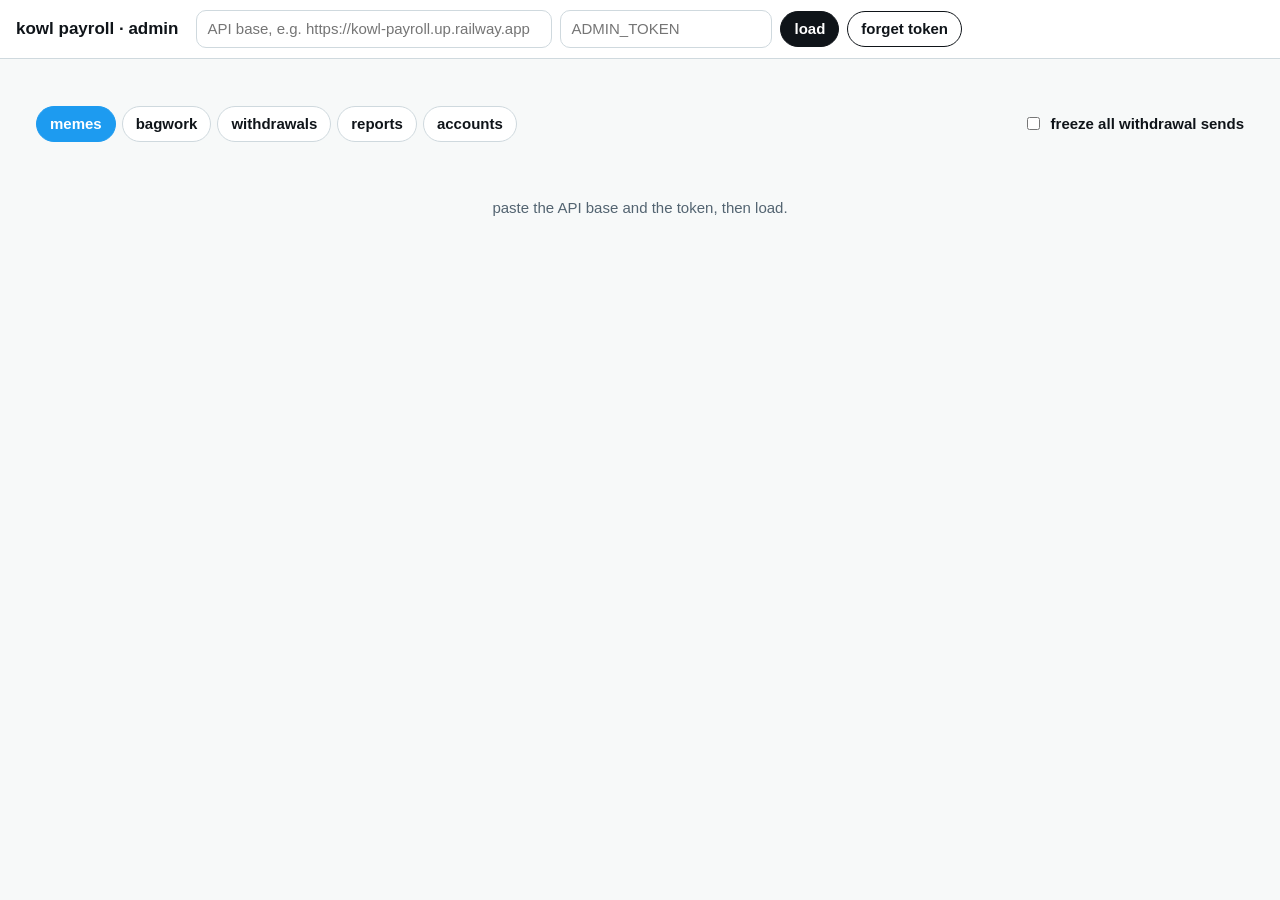
<file: admin.html>
<!doctype html>
<html lang="en">
<head>
<meta charset="utf-8">
<meta name="viewport" content="width=device-width, initial-scale=1">
<meta name="robots" content="noindex, nofollow">
<title>kowl payroll · admin</title>
<link rel="icon" href="favicon.ico" sizes="any">
<style>
  :root { --ink: #0F1419; --gray: #536471; --line: #EFF3F4; --line-2: #CFD9DE; --blue: #1D9BF0; --red: #F4212E; --green: #00BA7C; --gold: #F5A30F; --peach: #FCE6DB; }
  * { box-sizing: border-box; }
  body { margin: 0; font: 15px/1.45 -apple-system, BlinkMacSystemFont, "Segoe UI", Roboto, Arial, sans-serif; color: var(--ink); background: #F7F9F9; }
  header { position: sticky; top: 0; z-index: 2; background: #fff; border-bottom: 1px solid var(--line-2); padding: 10px 16px; display: flex; gap: 8px; flex-wrap: wrap; align-items: center; }
  header h1 { font-size: 17px; margin: 0 10px 0 0; }
  input, select { font: inherit; border: 1.5px solid var(--line-2); border-radius: 10px; padding: 7px 10px; background: #fff; min-width: 0; }
  input:focus { outline: none; border-color: var(--blue); }
  button { font: inherit; font-weight: 700; border: 1.5px solid var(--ink); background: var(--ink); color: #fff; border-radius: 999px; padding: 6px 13px; cursor: pointer; white-space: nowrap; }
  button.ghost { background: #fff; color: var(--ink); }
  button.ok { background: var(--green); border-color: var(--green); }
  button.bad { background: var(--red); border-color: var(--red); }
  button.star { background: var(--gold); border-color: var(--gold); color: var(--ink); }
  button:disabled { opacity: .4; cursor: not-allowed; }
  main { padding: 16px; max-width: 1240px; margin: 0 auto; }
  #msg { min-height: 1.4em; font-weight: 700; margin: 0 0 10px; }
  #msg.err { color: var(--red); } #msg.ok { color: var(--green); }
  .tabs { display: flex; gap: 6px; flex-wrap: wrap; margin-bottom: 14px; }
  .tabs button { background: #fff; color: var(--ink); border-color: var(--line-2); }
  .tabs button.on { background: var(--blue); border-color: var(--blue); color: #fff; }
  .tabs b { font-size: 12px; background: rgba(15,20,25,.12); border-radius: 999px; padding: 1px 7px; margin-left: 4px; }
  .freeze { margin-left: auto; display: flex; align-items: center; gap: 8px; font-weight: 700; }
  .freeze.on { color: var(--red); }
  .grid { display: grid; grid-template-columns: repeat(auto-fill, minmax(290px, 1fr)); gap: 14px; }
  .card { background: #fff; border: 1.5px solid var(--line-2); border-radius: 16px; overflow: hidden; display: flex; flex-direction: column; }
  .media { background: var(--peach); aspect-ratio: 1; display: grid; place-items: center; }
  .media img, .media video { width: 100%; height: 100%; object-fit: contain; }
  .body { padding: 10px 12px 12px; display: flex; flex-direction: column; gap: 6px; }
  .meta { font-size: 12.5px; color: var(--gray); word-break: break-all; }
  .st { display: inline-block; font-size: 11px; font-weight: 800; border-radius: 6px; padding: 2px 7px; background: var(--line); text-transform: uppercase; letter-spacing: .04em; }
  .flags { margin: 0; padding-left: 18px; font-size: 13px; color: #8a1720; }
  .acts { display: flex; gap: 6px; flex-wrap: wrap; align-items: center; }
  .acts input { flex: 1 1 120px; padding: 5px 9px; font-size: 13.5px; }
  .acts input.pts { flex: 0 0 70px; }
  table { width: 100%; border-collapse: collapse; background: #fff; border: 1.5px solid var(--line-2); border-radius: 14px; overflow: hidden; font-size: 13.5px; }
  th, td { text-align: left; padding: 8px 10px; border-bottom: 1px solid var(--line); vertical-align: middle; }
  th { background: #F7F9F9; font-size: 12px; text-transform: uppercase; letter-spacing: .04em; color: var(--gray); }
  td.num { font-family: ui-monospace, Consolas, monospace; text-align: right; }
  tr.banned td { background: #fde8ea; }
  .empty { text-align: center; color: var(--gray); padding: 40px; }
  a { color: var(--blue); }
</style>
</head>
<body>
<header>
  <h1>kowl payroll · admin</h1>
  <input id="api" placeholder="API base, e.g. https://kowl-payroll.up.railway.app" size="36" autocomplete="off">
  <input id="token" type="password" placeholder="ADMIN_TOKEN" size="20" autocomplete="off">
  <button id="load">load</button>
  <button class="ghost" id="forget">forget token</button>
</header>
<main>
  <p id="msg"></p>
  <div class="tabs" id="tabs">
    <button class="on" data-t="memes">memes</button>
    <button data-t="bagwork">bagwork</button>
    <button data-t="withdrawals">withdrawals</button>
    <button data-t="reports">reports</button>
    <button data-t="accounts">accounts</button>
    <label class="freeze" id="freezeBox"><input type="checkbox" id="freeze"> freeze all withdrawal sends</label>
  </div>
  <div id="view"><p class="empty">paste the API base and the token, then load.</p></div>
</main>
<script>
(() => {
  const $ = (s, el = document) => el.querySelector(s);
  const esc = (s) => String(s == null ? "" : s).replace(/[&<>"']/g, (c) => ({ "&": "&amp;", "<": "&lt;", ">": "&gt;", '"': "&quot;", "'": "&#39;" }[c]));
  const api = $("#api"), token = $("#token"), msg = $("#msg");
  api.value = localStorage.getItem("kowl-admin-api") || "";
  token.value = sessionStorage.getItem("kowl-admin-token") || "";
  let q = { memes: [], bagwork: [], withdrawals: [], reports: [], frozen: false }, accounts = [], tab = "memes";

  const base = () => api.value.trim().replace(/\/+$/, "");
  const say = (t, kind) => { msg.textContent = t || ""; msg.className = kind || ""; };
  const ago = (t) => { const s = (Date.now() - Date.parse(t)) / 1000; return !isFinite(s) ? "" : s < 3600 ? Math.round(s / 60) + "m ago" : s < 86400 ? Math.round(s / 3600) + "h ago" : Math.round(s / 86400) + "d ago"; };
  const sol = (v) => (Number(v) || 0).toFixed(4);
  const isSig = (s) => /^[1-9A-HJ-NP-Za-km-z]{43,100}$/.test(s || "");
  const isAddr = (s) => /^[1-9A-HJ-NP-Za-km-z]{32,44}$/.test(s || "");
  const xUrl = (u) => /^https?:\/\/(www\.|mobile\.)?(x|twitter)\.com\//i.test(u || "") ? u : "";
  const handle = (h) => String(h || "").replace(/[^A-Za-z0-9_]/g, "").slice(0, 15);
  async function call(path, body) {
    const res = await fetch(base() + path, {
      method: body ? "POST" : "GET",
      headers: Object.assign({ Authorization: "Bearer " + token.value.trim() }, body ? { "Content-Type": "application/json" } : {}),
      body: body ? JSON.stringify(body) : undefined,
    });
    let data = null;
    try { data = await res.json(); } catch { /* not json */ }
    if (!res.ok || (data && data.ok === false)) throw new Error((data && data.error) || "HTTP " + res.status);
    return data;
  }
  // admin media (/api/admin/media/…) needs the Bearer header, so it's fetched and shown as a blob url; the token never goes in a URL
  const blobCache = new Map();
  function media(m) {
    if (!m || !m.url) return "no media";
    let u = "";
    // only ever send the admin token to the API's own origin
    try { const abs = new URL(m.url, base() + "/"); if (abs.origin === new URL(base()).origin) u = abs.href; } catch { /* bad url */ }
    if (!u) return "no media";
    return `<span class="lazy-media" data-src="${esc(u)}" data-kind="${m.kind === "video" ? "video" : "image"}">loading…</span>`;
  }
  async function hydrateMedia() {
    for (const el of document.querySelectorAll(".lazy-media")) {
      const src = el.dataset.src;
      try {
        let url = blobCache.get(src);
        if (!url) {
          const res = await fetch(src, { headers: { Authorization: "Bearer " + token.value.trim() } });
          if (!res.ok) throw new Error(res.status);
          url = URL.createObjectURL(await res.blob());
          blobCache.set(src, url);
        }
        el.outerHTML = el.dataset.kind === "video" ? `<video src="${url}" controls muted playsinline preload="metadata"></video>` : `<img src="${url}" alt="">`;
      } catch (e) { el.textContent = "media didn't load (" + e.message + ")"; }
    }
  }
  const reported = () => (q.reports && q.reports.length ? q.reports
    : (q.memes || []).filter((m) => m.reports && m.reports.length).map((m) => ({ meme: m, meme_id: m.id, reasons: m.reports, count: m.reports.length })));
  const who = (x) => `${esc(x.name || x.account_name || "kowl")}${x.account_id != null ? ` · acct ${esc(x.account_id)}` : ""}${x.email ? ` · ${esc(x.email)}` : ""}`;
  const reasonBox = '<input placeholder="reason" data-reason>';

  const views = {
    memes: () => cards(q.memes, (m) => `
      <div class="media">${media(m)}</div>
      <div class="body">
        <div><span class="st">${esc(m.status)}</span> ${m.best ? '<span class="st" style="background:var(--gold)">⭐ best</span>' : ""}</div>
        <b>${esc(m.title || "untitled")}</b>
        <span class="meta">#${esc(m.id)} · ${who(m.author || m)} · ${esc(ago(m.created_at))}</span>
        ${flags(m)}
        <div class="acts" data-id="${esc(m.id)}">
          ${m.status !== "approved" ? '<button class="ok" data-a="meme-approve">approve</button>' : ""}
          <button class="star" data-a="meme-best">${m.best ? "remove ⭐" : "⭐ best (+30)"}</button>
          ${reasonBox}<button class="bad" data-a="meme-reject">${m.status === "approved" ? "take down" : "reject"}</button>
        </div>
      </div>`, "no memes waiting. kowl is proud of you."),
    reports: () => cards(reported(), (r) => {
      const m = r.meme || q.memes.find((x) => String(x.id) === String(r.meme_id)) || r;
      return `<div class="media">${media(m)}</div>
      <div class="body">
        <b>${esc(m.title || "meme #" + (r.meme_id || m.id))}</b>
        <span class="meta">meme #${esc(r.meme_id || m.id)} · ${esc(r.count || (r.reasons && r.reasons.length) || 1)} report(s)</span>
        <ul class="flags">${(r.reasons || [r]).map((x) => `<li>${esc(x.reason)} ${esc(x.ts ? ago(x.ts) : "")}</li>`).join("")}</ul>
        <div class="acts" data-id="${esc(r.meme_id || m.id)}">${reasonBox}<button class="bad" data-a="meme-reject">take down</button><button class="ok" data-a="meme-approve">keep it</button></div>
      </div>`;
    }, "no reports."),
    // bagwork is decided automatically: this is the audit list (pending ones X didn't answer yet, plus the last 48h)
    bagwork: () => cards(q.bagwork, (b) => `
      <div class="body">
        <div><span class="st">${esc(b.status)}</span>${b.status === "accepted" ? ` <span class="st">+${esc(b.points)} pts</span>` : ""}</div>
        <b>${xUrl(b.url) ? `<a href="${esc(b.url)}" target="_blank" rel="noopener">open the post on X ↗</a>` : esc(b.url)}</b>
        <span class="meta">#${esc(b.id)} · ${who(b)}${b.author ? ` · author @${esc(handle(b.author))}` : ""} · submitted ${esc(ago(b.created_at))}${b.posted_at ? ` · posted ${esc(ago(b.posted_at))}` : ""}</span>
        ${b.reason ? `<span class="meta">${esc(b.code || "")}: ${esc(b.reason)}</span>` : ""}
        ${b.status === "pending" ? `<span class="meta">X didn't answer yet · ${esc(b.attempts || 0)} tries${b.retry_at ? ` · next ${esc(b.retry_at)}` : ""}</span>` : ""}
        ${b.status === "accepted" || b.status === "pending" ? `<div class="acts" data-id="${esc(b.id)}">${reasonBox}<button class="bad" data-a="bag-revoke">revoke</button></div>` : ""}
      </div>`, "no bagwork in the last 48h."),
    withdrawals: () => cards(q.withdrawals, (w) => `
      <div class="body">
        <div><span class="st">${esc(w.status)}</span></div>
        <b>${esc(sol(w.amount_sol != null ? w.amount_sol : w.sol))} SOL</b>
        <span class="meta">#${esc(w.id)} · ${who(w)} · ${esc(ago(w.created_at || w.ts))}</span>
        <span class="meta">to ${isAddr(w.address) ? `<a href="https://solscan.io/account/${esc(w.address)}" target="_blank" rel="noopener">${esc(w.address)}</a>` : esc(w.address)}</span>
        ${isSig(w.sig) ? `<span class="meta"><a href="https://solscan.io/tx/${esc(w.sig)}" target="_blank" rel="noopener">tx ↗</a></span>` : ""}
        ${w.review_reason ? `<span class="meta">why it's here: ${esc(w.review_reason)}</span>` : ""}
        <div class="acts" data-id="${esc(w.id)}">
          <button class="ok" data-a="wd-approve">approve</button>${reasonBox}<button class="bad" data-a="wd-reject">reject (refund)</button>
        </div>
      </div>`, "no withdrawals waiting for review."),
    accounts: () => accounts.length ? `<table><thead><tr><th>account</th><th>email</th><th>X</th><th>balance</th><th>earned</th><th>withdrawn</th><th>pts (24h)</th><th>actions</th></tr></thead><tbody>${
      accounts.map((a) => `<tr class="${a.banned ? "banned" : ""}"><td>${esc(a.name)}<div class="meta">#${esc(a.id)} · joined ${esc(ago(a.joined_at))}</div></td><td>${esc(a.email)}</td>
        <td>${a.x_handle ? `@${esc(handle(a.x_handle))} <span class="st">${esc(a.x_status)}</span>` : "–"}</td>
        <td class="num">${sol(a.balance_sol)}</td><td class="num">${sol(a.earned_total_sol)}</td><td class="num">${sol(a.withdrawn_total_sol)}</td><td class="num">${esc(a.points_round)}</td>
        <td><div class="acts" data-id="${esc(a.id)}"><input class="pts" type="number" value="0" data-points><input placeholder="reason" data-reason><button class="ghost" data-a="points">adjust pts</button>
          ${a.x_handle && a.x_status !== "none" ? '<button class="ghost" data-a="x-unlink">unlink X</button>' : ""}
          ${a.banned ? '<button class="ok" data-a="unban">unban</button>' : '<button class="bad" data-a="ban">ban (freezes balance)</button>'}</div></td></tr>`).join("")
    }</tbody></table>` : '<p class="empty">no accounts yet.</p>',
  };
  function flags(m) {
    const f = (m.flags || []).map((x) => `<li>flag: ${esc(x.kind)} ${esc(x.detail || "")}</li>`).join("");
    const r = (m.reports || []).map((x) => `<li>report: ${esc(x.reason)}</li>`).join("");
    return f || r ? `<ul class="flags">${f}${r}</ul>` : "";
  }
  function cards(list, tpl, empty) {
    return list && list.length ? `<div class="grid">${list.map((x) => `<article class="card">${tpl(x)}</article>`).join("")}</div>` : `<p class="empty">${empty}</p>`;
  }
  function render() {
    document.querySelectorAll("#tabs button[data-t]").forEach((b) => {
      const n = b.dataset.t === "accounts" ? accounts.length : b.dataset.t === "reports" ? reported().length : (q[b.dataset.t] || []).length;
      b.innerHTML = `${esc(b.dataset.t.replace("_", " "))}<b>${n}</b>`;
      b.classList.toggle("on", b.dataset.t === tab);
    });
    $("#freeze").checked = !!q.frozen;
    $("#freezeBox").classList.toggle("on", !!q.frozen);
    $("#view").innerHTML = views[tab]();
    hydrateMedia();
  }
  async function load() {
    if (!base() || !token.value.trim()) { say("need the API base and the token.", "err"); return; }
    localStorage.setItem("kowl-admin-api", base());
    sessionStorage.setItem("kowl-admin-token", token.value.trim());
    say("loading…");
    try {
      const [qq, aa] = await Promise.all([call("/api/admin/queue"), call("/api/admin/accounts")]);
      q = Object.assign({ memes: [], bagwork: [], withdrawals: [], reports: [], frozen: false }, qq || {});
      accounts = Array.isArray(aa) ? aa : (aa && aa.accounts) || [];
      say(`loaded · ${q.memes.length} memes, ${q.bagwork.length} bagwork (48h), ${q.withdrawals.length} withdrawals, ${q.reports.length} reports`, "ok");
      render();
    } catch (e) { say(e.message, "err"); }
  }
  const ACTIONS = {
    "meme-approve": (id) => ["/api/admin/memes/approve", { meme_id: id }],
    "meme-reject": (id, r) => ["/api/admin/memes/reject", { meme_id: id, reason: r }, true],
    "meme-best": (id) => ["/api/admin/memes/best", { meme_id: id, best: !(q.memes.find((m) => String(m.id) === String(id)) || {}).best }],
    "bag-revoke": (id, r) => ["/api/admin/bagwork/revoke", { id, reason: r }, true],
    "x-unlink": (id, r) => ["/api/admin/x/unlink", { account_id: id, reason: r }, true],
    "wd-approve": (id) => ["/api/admin/withdrawals/approve", { id }],
    "wd-reject": (id, r) => ["/api/admin/withdrawals/reject", { id, reason: r }, true],
    points: (id, r, p) => ["/api/admin/points", { account_id: id, points: p, reason: r }, true],
    ban: (id, r) => ["/api/admin/ban", { account_id: id, reason: r }, true],
    unban: (id) => ["/api/admin/unban", { account_id: id }],
  };
  $("#view").addEventListener("click", async (e) => {
    const b = e.target.closest("button[data-a]");
    if (!b) return;
    const box = b.closest(".acts"), raw = box.dataset.id, id = isNaN(+raw) ? raw : +raw;
    const reason = ($("[data-reason]", box) || {}).value || "";
    const points = Number(($("[data-points]", box) || {}).value || 0);
    const [path, body, needsReason] = ACTIONS[b.dataset.a](id, reason.trim(), points);
    if (needsReason && !reason.trim()) { say("that needs a reason (the kowl sees it).", "err"); return; }
    if (b.dataset.a === "x-unlink" && !confirm("unlink the X account of " + raw + "? their accepted bagwork stays unless you revoke it.")) return;
    if (b.dataset.a === "ban" && !confirm("ban account " + raw + "? their balance freezes.")) return;
    b.disabled = true;
    try { await call(path, body); say(`${b.dataset.a} #${raw}: done.`, "ok"); await load(); }
    catch (err) { say(err.message, "err"); b.disabled = false; }
  });
  $("#tabs").addEventListener("click", (e) => { const b = e.target.closest("button[data-t]"); if (b) { tab = b.dataset.t; render(); } });
  $("#freeze").addEventListener("change", async (e) => {
    const on = e.target.checked;
    if (on && !confirm("pause ALL withdrawal sends?")) { e.target.checked = false; return; }
    try { await call("/api/admin/freeze", { frozen: on }); q.frozen = on; say(on ? "withdrawal sends paused." : "withdrawal sends resumed.", "ok"); render(); }
    catch (err) { e.target.checked = !on; say(err.message, "err"); }
  });
  $("#load").addEventListener("click", load);
  $("#forget").addEventListener("click", () => { sessionStorage.removeItem("kowl-admin-token"); token.value = ""; say("token forgotten."); });
  if (api.value && token.value) load();
})();
</script>
</body>
</html>
</file>
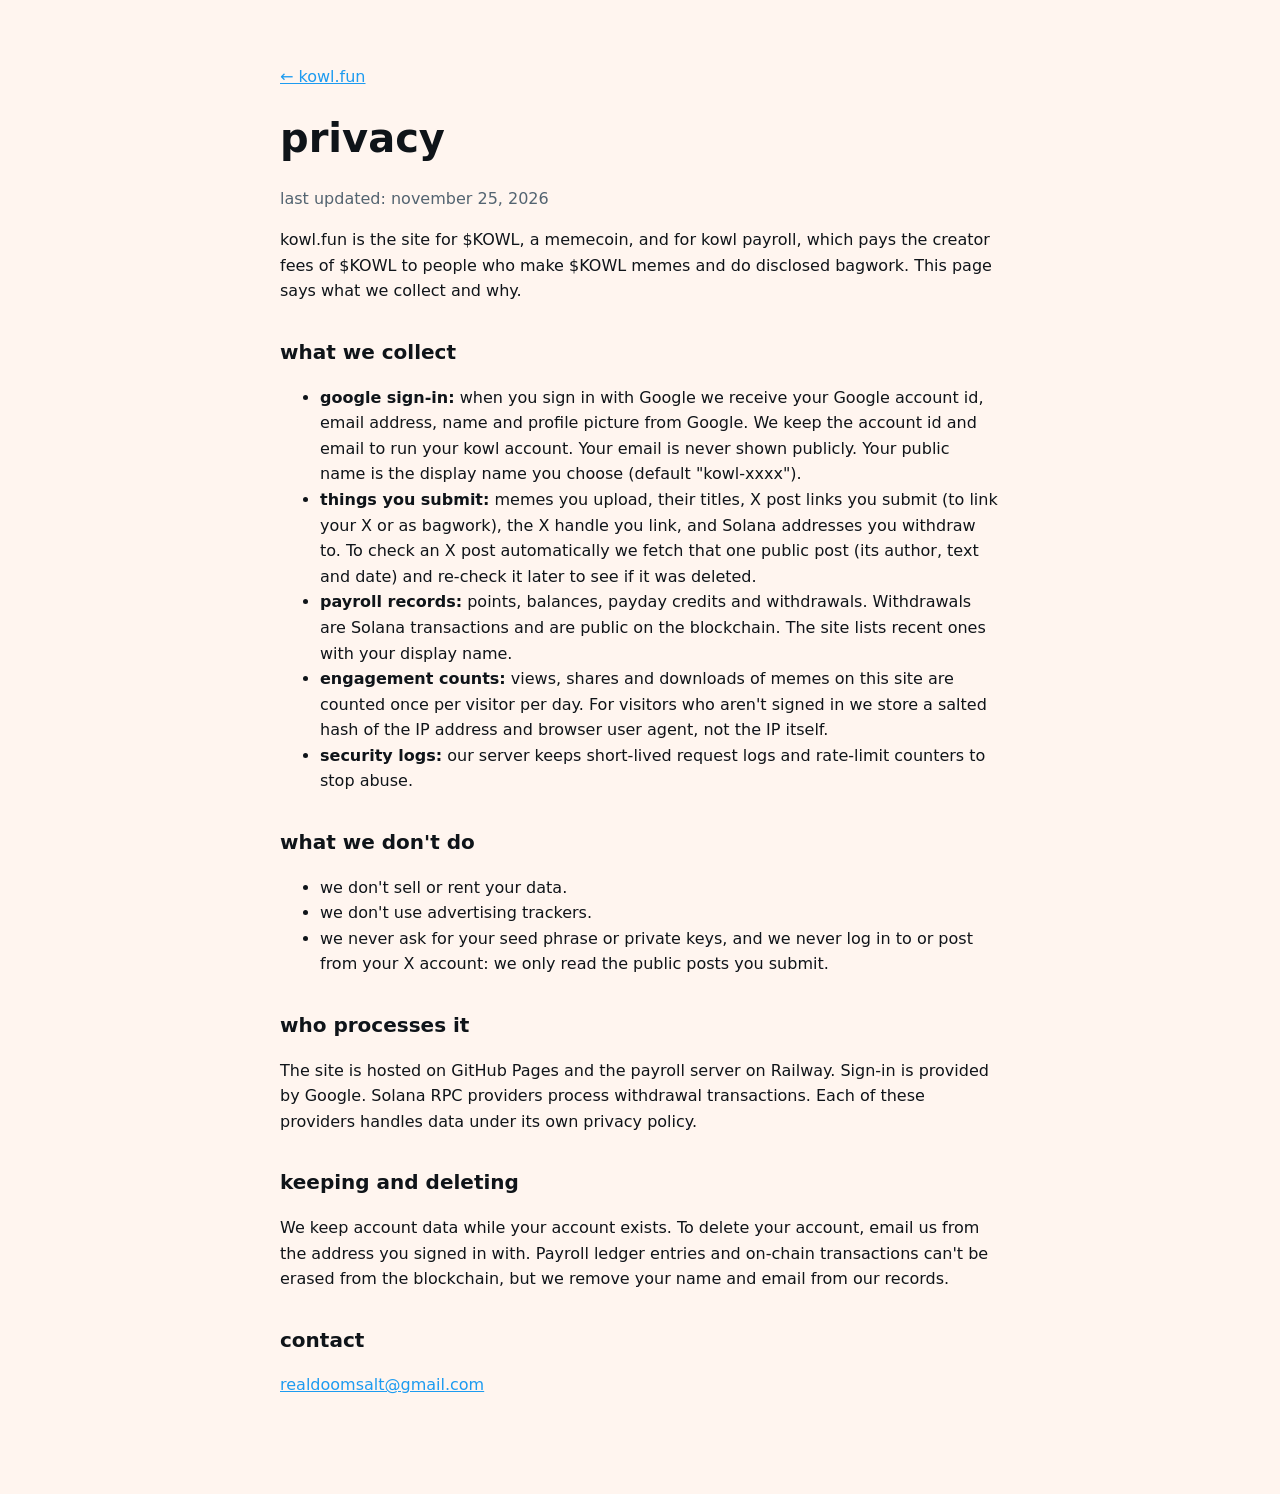
<file: privacy.html>
<!doctype html>
<html lang="en">
<head>
<meta charset="utf-8">
<meta name="viewport" content="width=device-width,initial-scale=1">
<title>privacy · kowl</title>
<link rel="icon" href="favicon.ico">
<style>
  body { margin: 0; background: #FFF5EF; color: #0F1419; font: 16px/1.6 "Segoe UI", system-ui, sans-serif; }
  main { max-width: 720px; margin: 0 auto; padding: 48px 20px 80px; }
  h1 { font-size: 40px; margin: 0 0 4px; } h2 { margin-top: 32px; font-size: 20px; }
  a { color: #1D9BF0; } .muted { color: #536471; }
</style>
</head>
<body>
<main>
<p><a href="/">← kowl.fun</a></p>
<h1>privacy</h1>
<p class="muted">last updated: november 25, 2026</p>

<p>kowl.fun is the site for $KOWL, a memecoin, and for kowl payroll, which pays the creator fees of $KOWL to people who make $KOWL memes and do disclosed bagwork. This page says what we collect and why.</p>

<h2>what we collect</h2>
<ul>
  <li><b>google sign-in:</b> when you sign in with Google we receive your Google account id, email address, name and profile picture from Google. We keep the account id and email to run your kowl account. Your email is never shown publicly. Your public name is the display name you choose (default "kowl-xxxx").</li>
  <li><b>things you submit:</b> memes you upload, their titles, X post links you submit (to link your X or as bagwork), the X handle you link, and Solana addresses you withdraw to. To check an X post automatically we fetch that one public post (its author, text and date) and re-check it later to see if it was deleted.</li>
  <li><b>payroll records:</b> points, balances, payday credits and withdrawals. Withdrawals are Solana transactions and are public on the blockchain. The site lists recent ones with your display name.</li>
  <li><b>engagement counts:</b> views, shares and downloads of memes on this site are counted once per visitor per day. For visitors who aren't signed in we store a salted hash of the IP address and browser user agent, not the IP itself.</li>
  <li><b>security logs:</b> our server keeps short-lived request logs and rate-limit counters to stop abuse.</li>
</ul>

<h2>what we don't do</h2>
<ul>
  <li>we don't sell or rent your data.</li>
  <li>we don't use advertising trackers.</li>
  <li>we never ask for your seed phrase or private keys, and we never log in to or post from your X account: we only read the public posts you submit.</li>
</ul>

<h2>who processes it</h2>
<p>The site is hosted on GitHub Pages and the payroll server on Railway. Sign-in is provided by Google. Solana RPC providers process withdrawal transactions. Each of these providers handles data under its own privacy policy.</p>

<h2>keeping and deleting</h2>
<p>We keep account data while your account exists. To delete your account, email us from the address you signed in with. Payroll ledger entries and on-chain transactions can't be erased from the blockchain, but we remove your name and email from our records.</p>

<h2>contact</h2>
<p><a href="mailto:realdoomsalt@gmail.com">realdoomsalt@gmail.com</a></p>
</main>
</body>
</html>
</file>
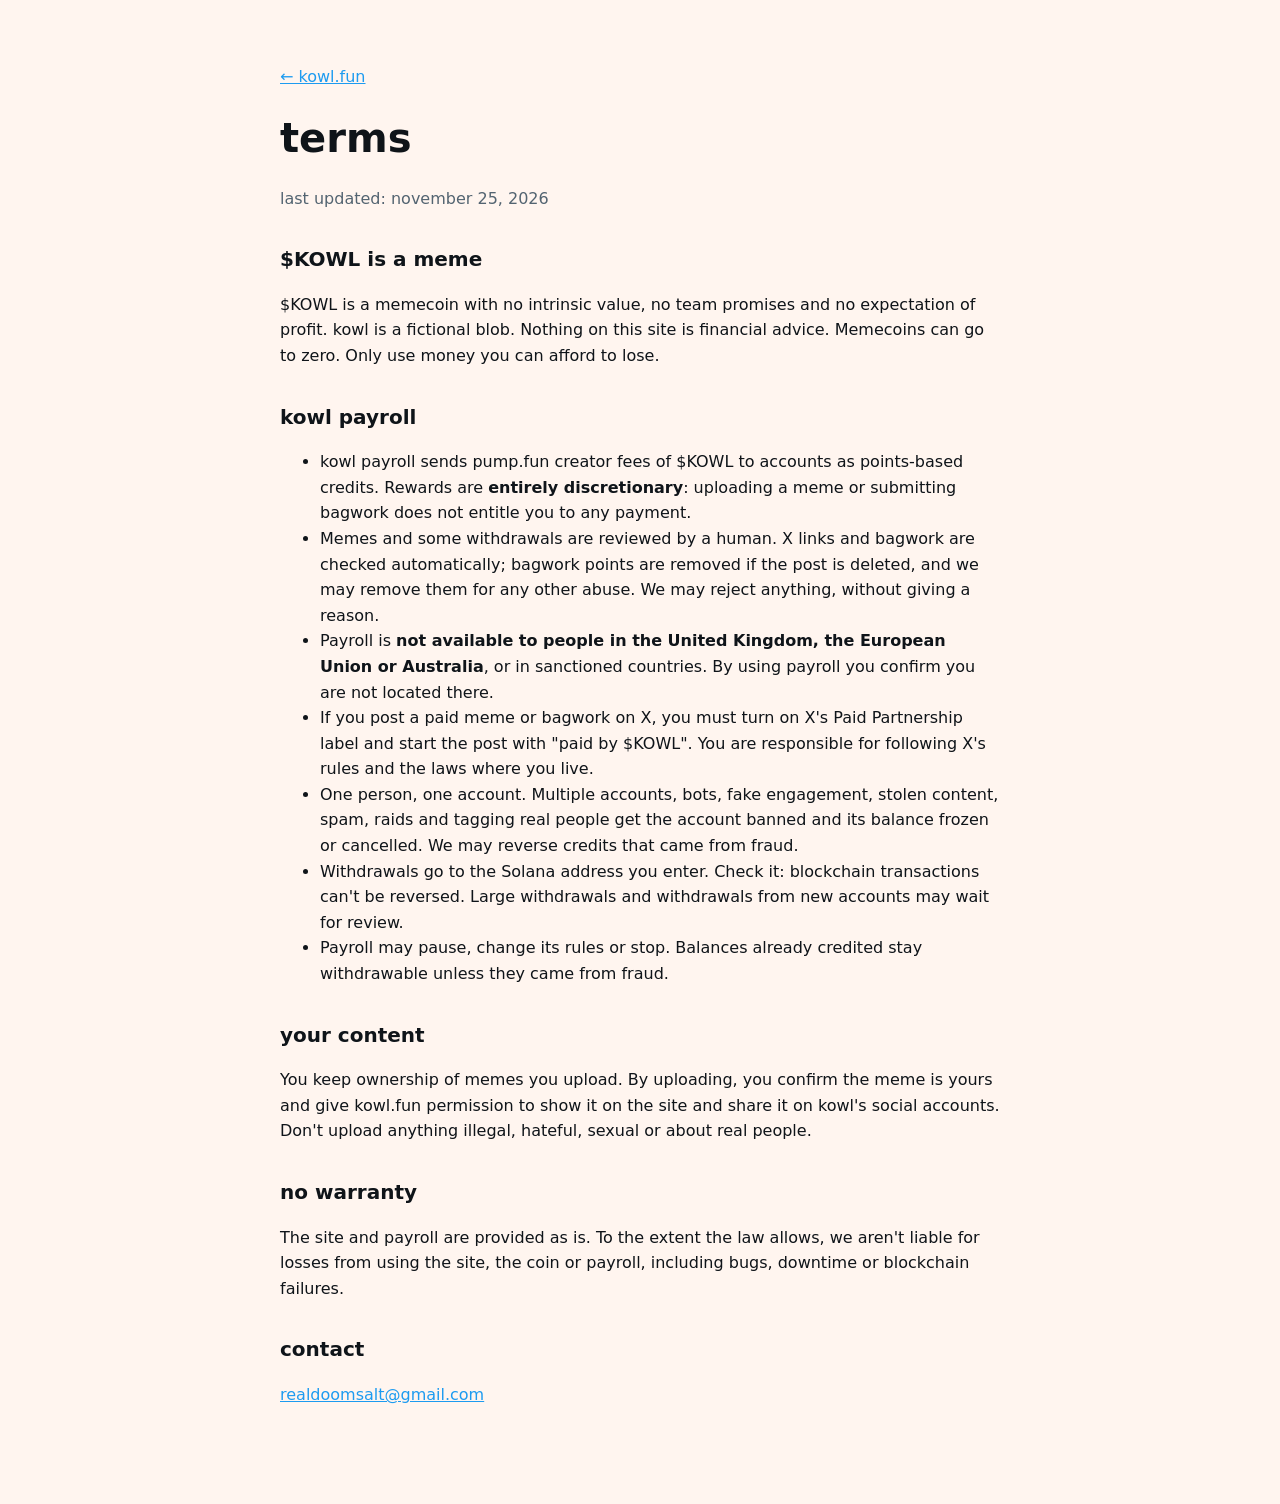
<file: terms.html>
<!doctype html>
<html lang="en">
<head>
<meta charset="utf-8">
<meta name="viewport" content="width=device-width,initial-scale=1">
<title>terms · kowl</title>
<link rel="icon" href="favicon.ico">
<style>
  body { margin: 0; background: #FFF5EF; color: #0F1419; font: 16px/1.6 "Segoe UI", system-ui, sans-serif; }
  main { max-width: 720px; margin: 0 auto; padding: 48px 20px 80px; }
  h1 { font-size: 40px; margin: 0 0 4px; } h2 { margin-top: 32px; font-size: 20px; }
  a { color: #1D9BF0; } .muted { color: #536471; }
</style>
</head>
<body>
<main>
<p><a href="/">← kowl.fun</a></p>
<h1>terms</h1>
<p class="muted">last updated: november 25, 2026</p>

<h2>$KOWL is a meme</h2>
<p>$KOWL is a memecoin with no intrinsic value, no team promises and no expectation of profit. kowl is a fictional blob. Nothing on this site is financial advice. Memecoins can go to zero. Only use money you can afford to lose.</p>

<h2>kowl payroll</h2>
<ul>
  <li>kowl payroll sends pump.fun creator fees of $KOWL to accounts as points-based credits. Rewards are <b>entirely discretionary</b>: uploading a meme or submitting bagwork does not entitle you to any payment.</li>
  <li>Memes and some withdrawals are reviewed by a human. X links and bagwork are checked automatically; bagwork points are removed if the post is deleted, and we may remove them for any other abuse. We may reject anything, without giving a reason.</li>
  <li>Payroll is <b>not available to people in the United Kingdom, the European Union or Australia</b>, or in sanctioned countries. By using payroll you confirm you are not located there.</li>
  <li>If you post a paid meme or bagwork on X, you must turn on X's Paid Partnership label and start the post with "paid by $KOWL". You are responsible for following X's rules and the laws where you live.</li>
  <li>One person, one account. Multiple accounts, bots, fake engagement, stolen content, spam, raids and tagging real people get the account banned and its balance frozen or cancelled. We may reverse credits that came from fraud.</li>
  <li>Withdrawals go to the Solana address you enter. Check it: blockchain transactions can't be reversed. Large withdrawals and withdrawals from new accounts may wait for review.</li>
  <li>Payroll may pause, change its rules or stop. Balances already credited stay withdrawable unless they came from fraud.</li>
</ul>

<h2>your content</h2>
<p>You keep ownership of memes you upload. By uploading, you confirm the meme is yours and give kowl.fun permission to show it on the site and share it on kowl's social accounts. Don't upload anything illegal, hateful, sexual or about real people.</p>

<h2>no warranty</h2>
<p>The site and payroll are provided as is. To the extent the law allows, we aren't liable for losses from using the site, the coin or payroll, including bugs, downtime or blockchain failures.</p>

<h2>contact</h2>
<p><a href="mailto:realdoomsalt@gmail.com">realdoomsalt@gmail.com</a></p>
</main>
</body>
</html>
</file>
